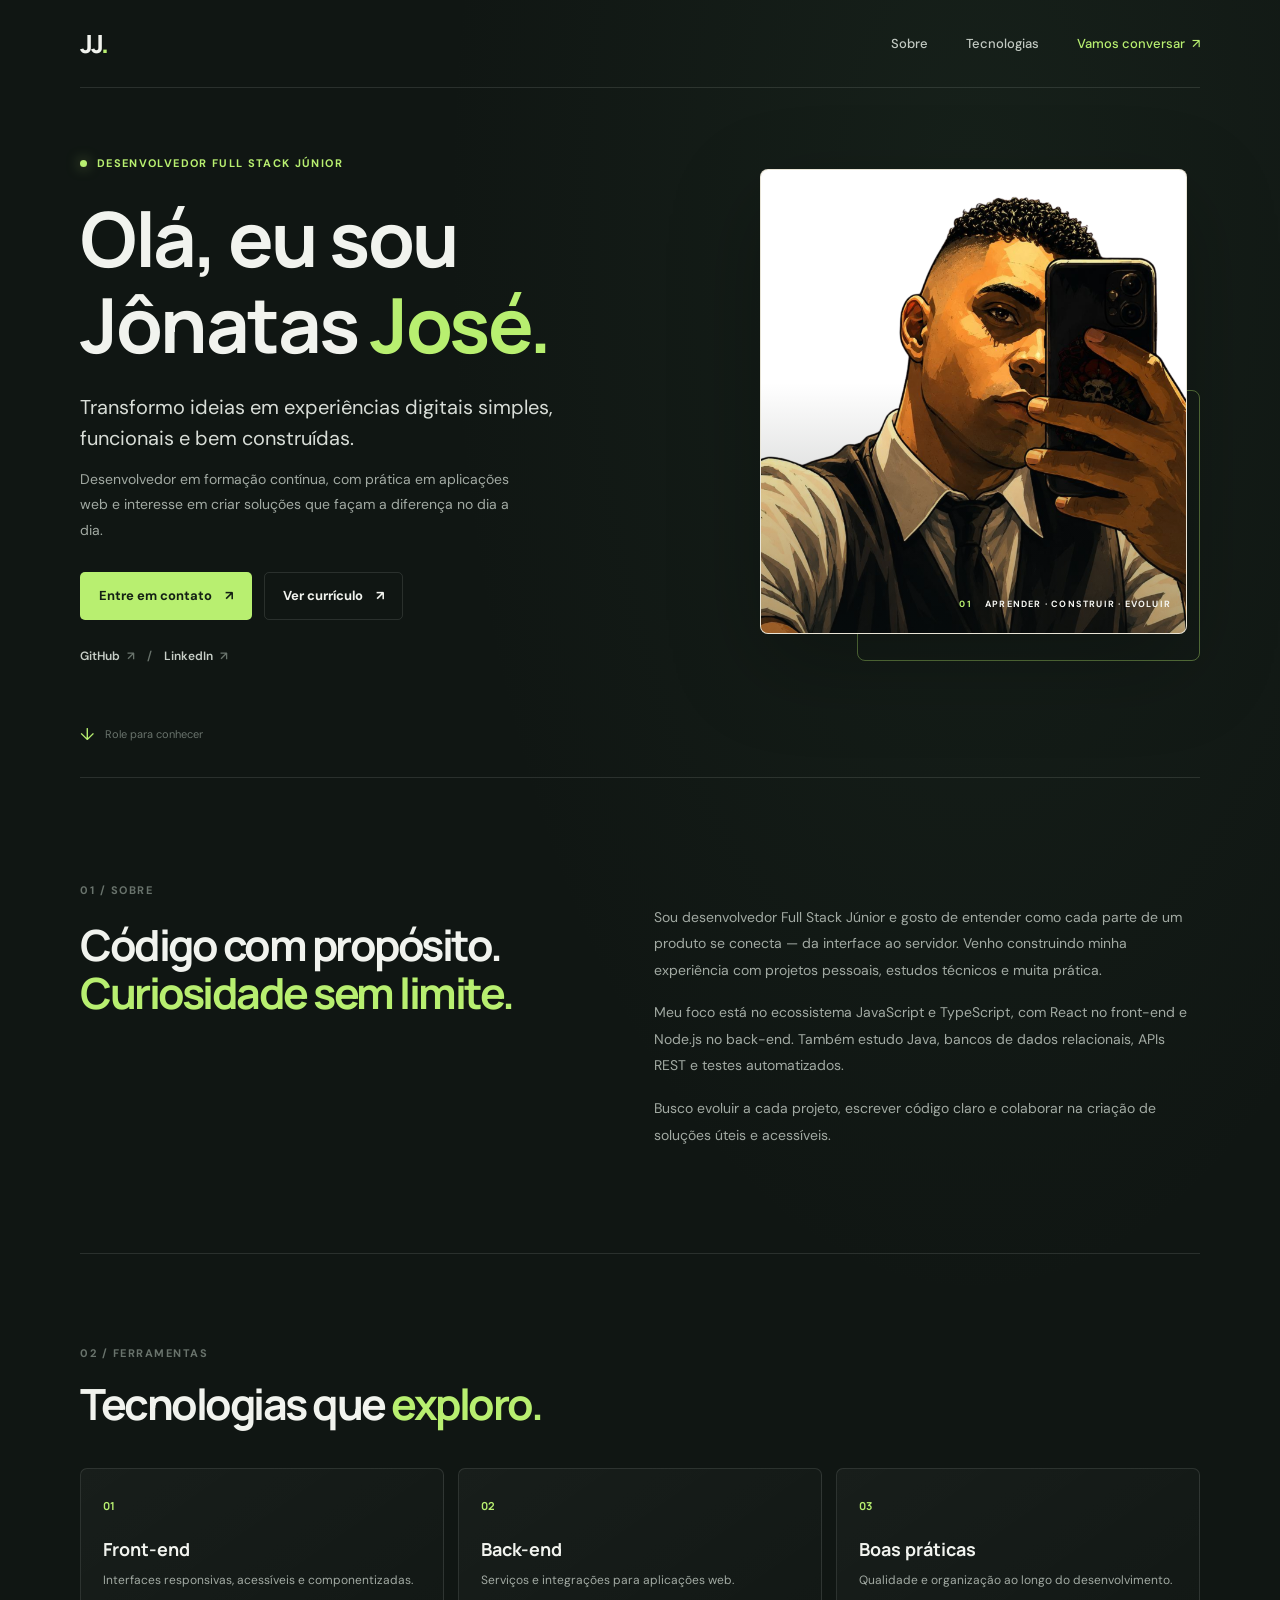
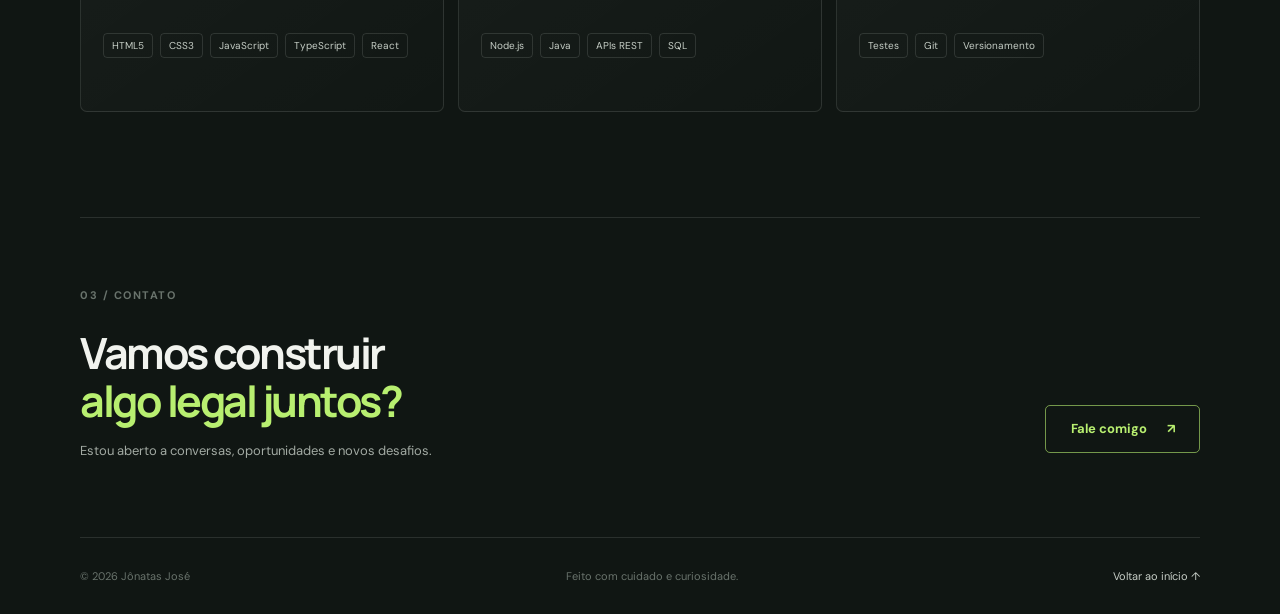
<file: index.html>
<!DOCTYPE html>
<html lang="pt-BR">
<head>
    <meta charset="UTF-8">
    <meta name="viewport" content="width=device-width, initial-scale=1.0">
    <meta name="theme-color" content="#101613">
    <meta name="description" content="Portfólio de Jônatas José, desenvolvedor Full Stack Júnior com foco em JavaScript, TypeScript, React e Node.js.">
    <link rel="preconnect" href="https://fonts.googleapis.com">
    <link rel="preconnect" href="https://fonts.gstatic.com" crossorigin>
    <link href="https://fonts.googleapis.com/css2?family=DM+Sans:wght@400;500;600;700&family=Manrope:wght@400;500;600;700;800&display=swap" rel="stylesheet">
    <link rel="stylesheet" href="./src/css/reset.css">
    <link rel="stylesheet" href="./src/css/style.css">
    <title>Jônatas José | Desenvolvedor Full Stack</title>
</head>
<body>
    <header class="site-header">
        <a class="wordmark" href="#inicio" aria-label="Jônatas José, início">JJ<span>.</span></a>
        <nav class="navigation" aria-label="Navegação principal">
            <a href="#sobre">Sobre</a>
            <a href="#tecnologias">Tecnologias</a>
            <a class="nav-contact" href="#contato">Vamos conversar <span aria-hidden="true">↗</span></a>
        </nav>
    </header>

    <main>
        <section class="hero page-width" id="inicio" aria-labelledby="hero-title">
            <div class="hero-copy">
                <p class="eyebrow"><span class="status-dot"></span> Desenvolvedor Full Stack Júnior</p>
                <h1 id="hero-title">Olá, eu sou<br>Jônatas <span>José.</span></h1>
                <p class="hero-lede">Transformo ideias em experiências digitais simples, funcionais e bem construídas.</p>
                <p class="hero-description">Desenvolvedor em formação contínua, com prática em aplicações web e interesse em criar soluções que façam a diferença no dia a dia.</p>
                <div class="hero-actions">
                    <a class="button button-primary" href="https://www.linkedin.com/in/dev-jonatas-jos%C3%A9-dos-santos-593b95398/" target="_blank" rel="noopener noreferrer">Entre em contato <span aria-hidden="true">↗</span></a>
                    <a class="button button-quiet" href="https://drive.google.com/file/d/19SwOhODd0klrQ3hnztDNCu-46BNVcasp/view?usp=sharing" target="_blank" rel="noopener noreferrer">Ver currículo <span aria-hidden="true">↗</span></a>
                </div>
                <div class="social-links" aria-label="Redes sociais">
                    <a href="https://github.com/Kalebreus" target="_blank" rel="noopener noreferrer">GitHub <span aria-hidden="true">↗</span></a>
                    <span aria-hidden="true" class="social-divider">/</span>
                    <a href="https://www.linkedin.com/in/dev-jonatas-jos%C3%A9-dos-santos-593b95398/" target="_blank" rel="noopener noreferrer">LinkedIn <span aria-hidden="true">↗</span></a>
                </div>
            </div>

            <div class="hero-art" aria-label="Retrato ilustrado de Jônatas">
                <div class="portrait-frame">
                    <img src="./src/img/Design-sem-nome.png" alt="Ilustração de Jônatas em estilo editorial" fetchpriority="high">
                </div>
                <div class="art-caption"><span>01</span> APRENDER · CONSTRUIR · EVOLUIR</div>
                <div class="art-orbit" aria-hidden="true"></div>
            </div>
            <a class="scroll-cue" href="#sobre"><span aria-hidden="true">↓</span> Role para conhecer</a>
        </section>

        <section class="about section-shell" id="sobre" aria-labelledby="about-title">
            <div class="section-heading">
                <p class="section-index">01 / SOBRE</p>
                <h2 id="about-title">Código com propósito.<br><span>Curiosidade sem limite.</span></h2>
            </div>
            <div class="about-content">
                <p>Sou desenvolvedor Full Stack Júnior e gosto de entender como cada parte de um produto se conecta — da interface ao servidor. Venho construindo minha experiência com projetos pessoais, estudos técnicos e muita prática.</p>
                <p>Meu foco está no ecossistema JavaScript e TypeScript, com React no front-end e Node.js no back-end. Também estudo Java, bancos de dados relacionais, APIs REST e testes automatizados.</p>
                <p>Busco evoluir a cada projeto, escrever código claro e colaborar na criação de soluções úteis e acessíveis.</p>
            </div>
        </section>

        <section class="tech section-shell" id="tecnologias" aria-labelledby="tech-title">
            <div class="section-heading compact-heading">
                <p class="section-index">02 / FERRAMENTAS</p>
                <h2 id="tech-title">Tecnologias que <span>exploro.</span></h2>
            </div>
            <div class="tech-grid">
                <article class="tech-card">
                    <span class="tech-number">01</span>
                    <h3>Front-end</h3>
                    <p>Interfaces responsivas, acessíveis e componentizadas.</p>
                    <ul class="tag-list" aria-label="Tecnologias de front-end">
                        <li>HTML5</li><li>CSS3</li><li>JavaScript</li><li>TypeScript</li><li>React</li>
                    </ul>
                </article>
                <article class="tech-card">
                    <span class="tech-number">02</span>
                    <h3>Back-end</h3>
                    <p>Serviços e integrações para aplicações web.</p>
                    <ul class="tag-list" aria-label="Tecnologias de back-end">
                        <li>Node.js</li><li>Java</li><li>APIs REST</li><li>SQL</li>
                    </ul>
                </article>
                <article class="tech-card">
                    <span class="tech-number">03</span>
                    <h3>Boas práticas</h3>
                    <p>Qualidade e organização ao longo do desenvolvimento.</p>
                    <ul class="tag-list" aria-label="Práticas de desenvolvimento">
                        <li>Testes</li><li>Git</li><li>Versionamento</li>
                    </ul>
                </article>
            </div>
        </section>

        <section class="contact section-shell" id="contato" aria-labelledby="contact-title">
            <p class="section-index">03 / CONTATO</p>
            <div class="contact-row">
                <div>
                    <h2 id="contact-title">Vamos construir<br><span>algo legal juntos?</span></h2>
                    <p>Estou aberto a conversas, oportunidades e novos desafios.</p>
                </div>
                <a class="contact-link" href="https://www.linkedin.com/in/dev-jonatas-jos%C3%A9-dos-santos-593b95398/" target="_blank" rel="noopener noreferrer" aria-label="Fale comigo pelo LinkedIn">Fale comigo <span aria-hidden="true">↗</span></a>
            </div>
        </section>
    </main>

    <footer class="site-footer page-width">
        <span>© 2026 Jônatas José</span>
        <span>Feito com cuidado e curiosidade.</span>
        <a href="#inicio">Voltar ao início ↑</a>
    </footer>
</body>
</html>
</file>
<file: src/css/style.css>
:root {
    color-scheme: dark;
    --background: #101613;
    --surface: #171f1b;
    --surface-raised: #1d2722;
    --text: #f1f3ee;
    --muted: #a2aaa3;
    --subtle: #69736c;
    --accent: #b8ef70;
    --line: rgba(226, 238, 226, 0.12);
    --font-body: "DM Sans", sans-serif;
    --font-display: "Manrope", sans-serif;
}

html {
    scroll-behavior: smooth;
    scroll-padding-top: 100px;
}

body {
    min-width: 320px;
    background:
        radial-gradient(ellipse at 76% 10%, rgba(65, 103, 74, 0.13), transparent 33rem),
        var(--background);
    color: var(--text);
    font-family: var(--font-body);
    font-size: 16px;
    line-height: 1.65;
    -webkit-font-smoothing: antialiased;
}

a {
    color: inherit;
    text-decoration: none;
}

a:focus-visible {
    outline: 2px solid var(--accent);
    outline-offset: 5px;
    border-radius: 3px;
}

.page-width,
.site-header,
.section-shell {
    width: min(1120px, calc(100% - 64px));
    margin-inline: auto;
}

.site-header {
    height: 88px;
    display: flex;
    align-items: center;
    justify-content: space-between;
    border-bottom: 1px solid var(--line);
}

.wordmark {
    font-family: var(--font-display);
    font-size: 25px;
    font-weight: 800;
    letter-spacing: -2px;
}

.wordmark span,
.hero h1 span,
.section-heading h2 span,
.contact h2 span {
    color: var(--accent);
}

.navigation {
    display: flex;
    align-items: center;
    gap: 38px;
    color: #c2c9c2;
    font-size: 13px;
    font-weight: 500;
}

.navigation a,
.social-links a,
.site-footer a {
    transition: color 160ms ease;
}

.navigation a:hover,
.social-links a:hover,
.site-footer a:hover {
    color: var(--accent);
}

.navigation .nav-contact {
    color: var(--accent);
}

.nav-contact span,
.social-links a span {
    margin-left: 4px;
}

.hero {
    position: relative;
    min-height: 650px;
    display: grid;
    grid-template-columns: 1.05fr 0.95fr;
    align-items: center;
    gap: 38px;
    padding-block: 68px 92px;
}

.hero-copy {
    position: relative;
    z-index: 1;
    padding-bottom: 18px;
}

.eyebrow,
.section-index {
    display: flex;
    align-items: center;
    gap: 10px;
    color: var(--accent);
    font-size: 11px;
    font-weight: 700;
    letter-spacing: 1.35px;
    line-height: 1.4;
    text-transform: uppercase;
}

.status-dot {
    width: 7px;
    height: 7px;
    border-radius: 50%;
    background: var(--accent);
    box-shadow: 0 0 13px rgba(184, 239, 112, 0.55);
}

.hero h1,
.section-heading h2,
.contact h2 {
    font-family: var(--font-display);
    font-weight: 700;
    letter-spacing: -2.5px;
    line-height: 1.13;
}

.hero h1 {
    margin-top: 25px;
    font-size: clamp(48px, 6.4vw, 76px);
}

.hero-lede {
    max-width: 490px;
    margin-top: 24px;
    color: #d8ddd7;
    font-size: clamp(17px, 2vw, 20px);
    line-height: 1.55;
}

.hero-description {
    max-width: 455px;
    margin-top: 13px;
    color: var(--muted);
    font-size: 14px;
    line-height: 1.8;
}

.hero-actions {
    display: flex;
    flex-wrap: wrap;
    align-items: center;
    gap: 12px;
    margin-top: 29px;
}

.button {
    min-height: 48px;
    display: inline-flex;
    align-items: center;
    justify-content: center;
    gap: 13px;
    padding: 0 18px;
    border: 1px solid transparent;
    border-radius: 5px;
    font-size: 13px;
    font-weight: 700;
    transition: transform 160ms ease, background-color 160ms ease, border-color 160ms ease;
}

.button:hover,
.contact-link:hover {
    transform: translateY(-2px);
}

.button-primary {
    background: var(--accent);
    color: #142014;
}

.button-primary:hover {
    background: #cdf58f;
}

.button-quiet {
    border-color: var(--line);
    color: var(--text);
}

.button-quiet:hover {
    border-color: rgba(184, 239, 112, 0.6);
}

.social-links {
    display: flex;
    align-items: center;
    gap: 12px;
    margin-top: 27px;
    color: #c7cec7;
    font-size: 12px;
    font-weight: 600;
}

.social-links a span {
    color: var(--subtle);
}

.social-divider {
    color: var(--subtle);
}

.hero-art {
    position: relative;
    width: min(100%, 440px);
    justify-self: end;
    padding: 0 13px 37px 0;
}

.portrait-frame {
    position: relative;
    z-index: 1;
    height: 465px;
    overflow: hidden;
    border: 1px solid rgba(241, 243, 238, 0.18);
    border-radius: 8px;
    background: #e7e1d2;
    box-shadow: 0 30px 90px rgba(0, 0, 0, 0.26);
}

.portrait-frame::after {
    position: absolute;
    inset: 40% 0 0;
    background: linear-gradient(180deg, transparent 10%, rgba(16, 22, 19, 0.34));
    content: "";
    pointer-events: none;
}

.portrait-frame img {
    width: 100%;
    height: 100%;
    display: block;
    object-fit: cover;
    object-position: 50% 42%;
}

.art-caption {
    position: absolute;
    z-index: 2;
    right: 29px;
    bottom: 59px;
    color: #f5f6f2;
    font-size: 9px;
    font-weight: 700;
    letter-spacing: 1.2px;
}

.art-caption span {
    margin-right: 10px;
    color: var(--accent);
}

.art-orbit {
    position: absolute;
    right: 0;
    bottom: 10px;
    width: 78%;
    height: 54%;
    border: 1px solid rgba(184, 239, 112, 0.4);
    border-radius: 8px;
}

.scroll-cue {
    position: absolute;
    bottom: 28px;
    left: 0;
    display: flex;
    align-items: center;
    gap: 10px;
    color: var(--subtle);
    font-size: 11px;
}

.scroll-cue span {
    color: var(--accent);
    font-size: 17px;
}

.section-shell {
    border-top: 1px solid var(--line);
}

.about {
    display: grid;
    grid-template-columns: 0.95fr 1.05fr;
    gap: 80px;
    padding-block: 105px;
}

.section-index {
    color: var(--subtle);
    letter-spacing: 1.5px;
}

.section-heading h2,
.contact h2 {
    margin-top: 23px;
    font-size: clamp(30px, 4.1vw, 43px);
}

.about-content {
    padding-top: 21px;
}

.about-content p {
    color: var(--muted);
    font-size: 14px;
    line-height: 1.9;
}

.about-content p + p {
    margin-top: 16px;
}

.tech {
    padding-block: 92px 105px;
}

.compact-heading h2 {
    margin-top: 18px;
}

.tech-grid {
    display: grid;
    grid-template-columns: repeat(3, 1fr);
    gap: 14px;
    margin-top: 40px;
}

.tech-card {
    min-height: 244px;
    padding: 23px 22px 22px;
    border: 1px solid var(--line);
    border-radius: 7px;
    background: linear-gradient(145deg, rgba(255, 255, 255, 0.035), rgba(255, 255, 255, 0.008));
}

.tech-number {
    color: var(--accent);
    font-family: var(--font-display);
    font-size: 11px;
    font-weight: 700;
}

.tech-card h3 {
    margin-top: 16px;
    font-family: var(--font-display);
    font-size: 18px;
    font-weight: 700;
}

.tech-card p {
    min-height: 46px;
    margin-top: 6px;
    color: var(--muted);
    font-size: 12px;
    line-height: 1.7;
}

.tag-list {
    display: flex;
    flex-wrap: wrap;
    gap: 7px;
    margin-top: 17px;
}

.tag-list li {
    padding: 4px 8px;
    border: 1px solid rgba(226, 238, 226, 0.13);
    border-radius: 4px;
    color: #c6cec6;
    font-size: 10px;
    line-height: 1.5;
}

.contact {
    padding-block: 70px 76px;
}

.contact-row {
    display: flex;
    align-items: end;
    justify-content: space-between;
    gap: 30px;
    margin-top: 6px;
}

.contact h2 {
    margin-top: 19px;
}

.contact-row p {
    margin-top: 14px;
    color: var(--muted);
    font-size: 13px;
}

.contact-link {
    min-width: 155px;
    min-height: 48px;
    display: inline-flex;
    align-items: center;
    justify-content: center;
    gap: 20px;
    margin-bottom: 8px;
    border: 1px solid rgba(184, 239, 112, 0.6);
    border-radius: 5px;
    color: var(--accent);
    font-size: 13px;
    font-weight: 700;
    transition: transform 160ms ease, background-color 160ms ease;
}

.contact-link:hover {
    background: rgba(184, 239, 112, 0.08);
}

.site-footer {
    min-height: 77px;
    display: flex;
    align-items: center;
    justify-content: space-between;
    gap: 20px;
    border-top: 1px solid var(--line);
    color: var(--subtle);
    font-size: 11px;
}

.site-footer a {
    color: #c7cec7;
}

@media (max-width: 820px) {
    .hero {
        min-height: 590px;
        gap: 20px;
        grid-template-columns: 1.05fr 0.85fr;
    }

    .portrait-frame {
        height: 390px;
    }

    .about {
        gap: 42px;
    }

    .tech-grid {
        gap: 10px;
    }

    .tech-card {
        padding-inline: 16px;
    }
}

@media (max-width: 640px) {
    .page-width,
    .site-header,
    .section-shell {
        width: min(100% - 40px, 480px);
    }

    .site-header {
        height: 72px;
    }

    .navigation {
        gap: 17px;
        font-size: 11px;
    }

    .navigation a:nth-child(2) {
        display: none;
    }

    .hero {
        min-height: auto;
        grid-template-columns: 1fr;
        gap: 36px;
        padding-block: 63px 84px;
    }

    .hero-copy {
        padding-bottom: 0;
    }

    .hero h1 {
        margin-top: 20px;
        font-size: clamp(48px, 14vw, 68px);
    }

    .hero-lede {
        margin-top: 18px;
        font-size: 17px;
    }

    .hero-description {
        font-size: 13px;
    }

    .hero-art {
        width: min(100% - 8px, 410px);
        justify-self: center;
    }

    .portrait-frame {
        height: min(105vw, 440px);
    }

    .scroll-cue {
        bottom: 24px;
    }

    .about {
        grid-template-columns: 1fr;
        gap: 15px;
        padding-block: 75px;
    }

    .about-content {
        padding-top: 5px;
    }

    .tech {
        padding-block: 75px;
    }

    .tech-grid {
        grid-template-columns: 1fr;
        gap: 10px;
        margin-top: 29px;
    }

    .tech-card {
        min-height: auto;
        padding: 20px;
    }

    .tech-card p {
        min-height: auto;
    }

    .contact {
        padding-block: 60px;
    }

    .contact-row {
        align-items: start;
        flex-direction: column;
        gap: 23px;
    }

    .contact-link {
        min-width: 145px;
        margin-bottom: 0;
    }

    .site-footer {
        min-height: 78px;
        flex-wrap: wrap;
        gap: 2px 12px;
        padding-block: 16px;
        font-size: 10px;
    }

    .site-footer span:nth-child(2) {
        order: 3;
        width: 100%;
    }
}

@media (prefers-reduced-motion: reduce) {
    *,
    *::before,
    *::after {
        scroll-behavior: auto !important;
        transition-duration: 0.01ms !important;
    }
}
</file>
